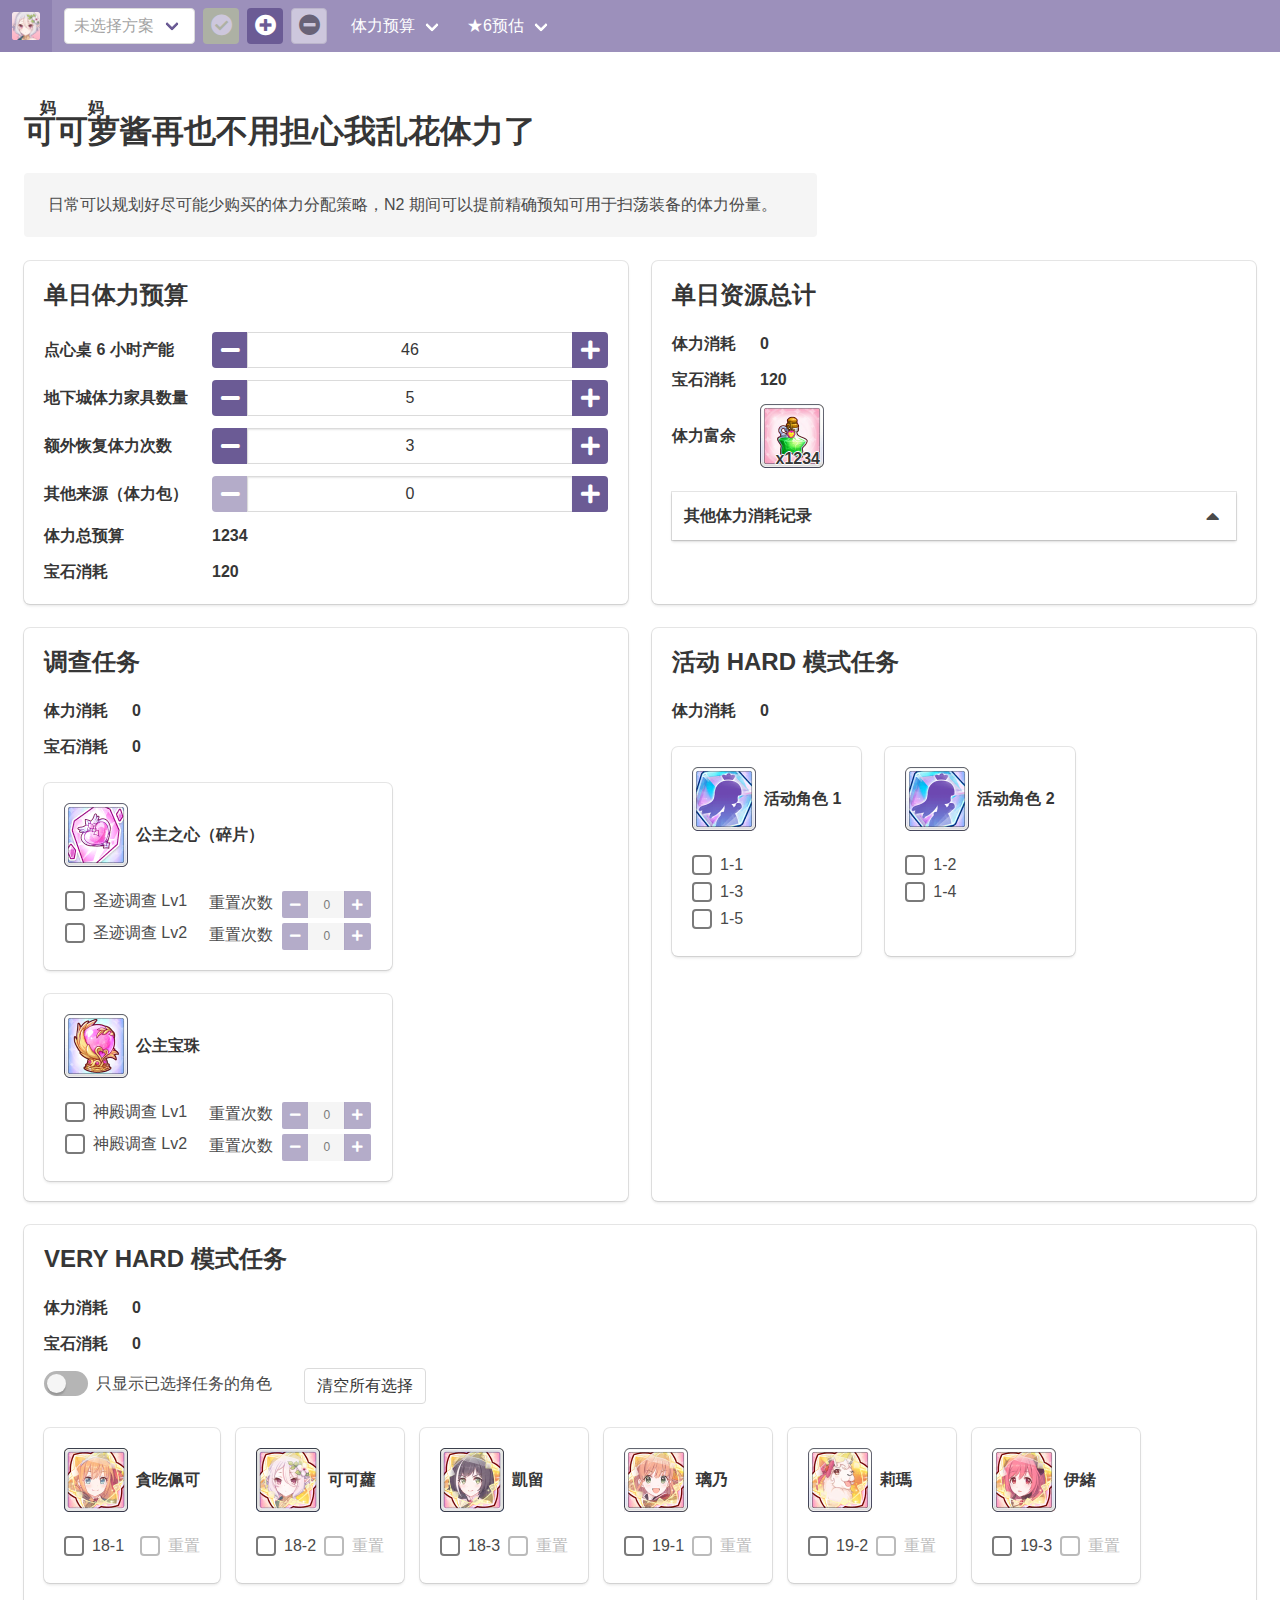
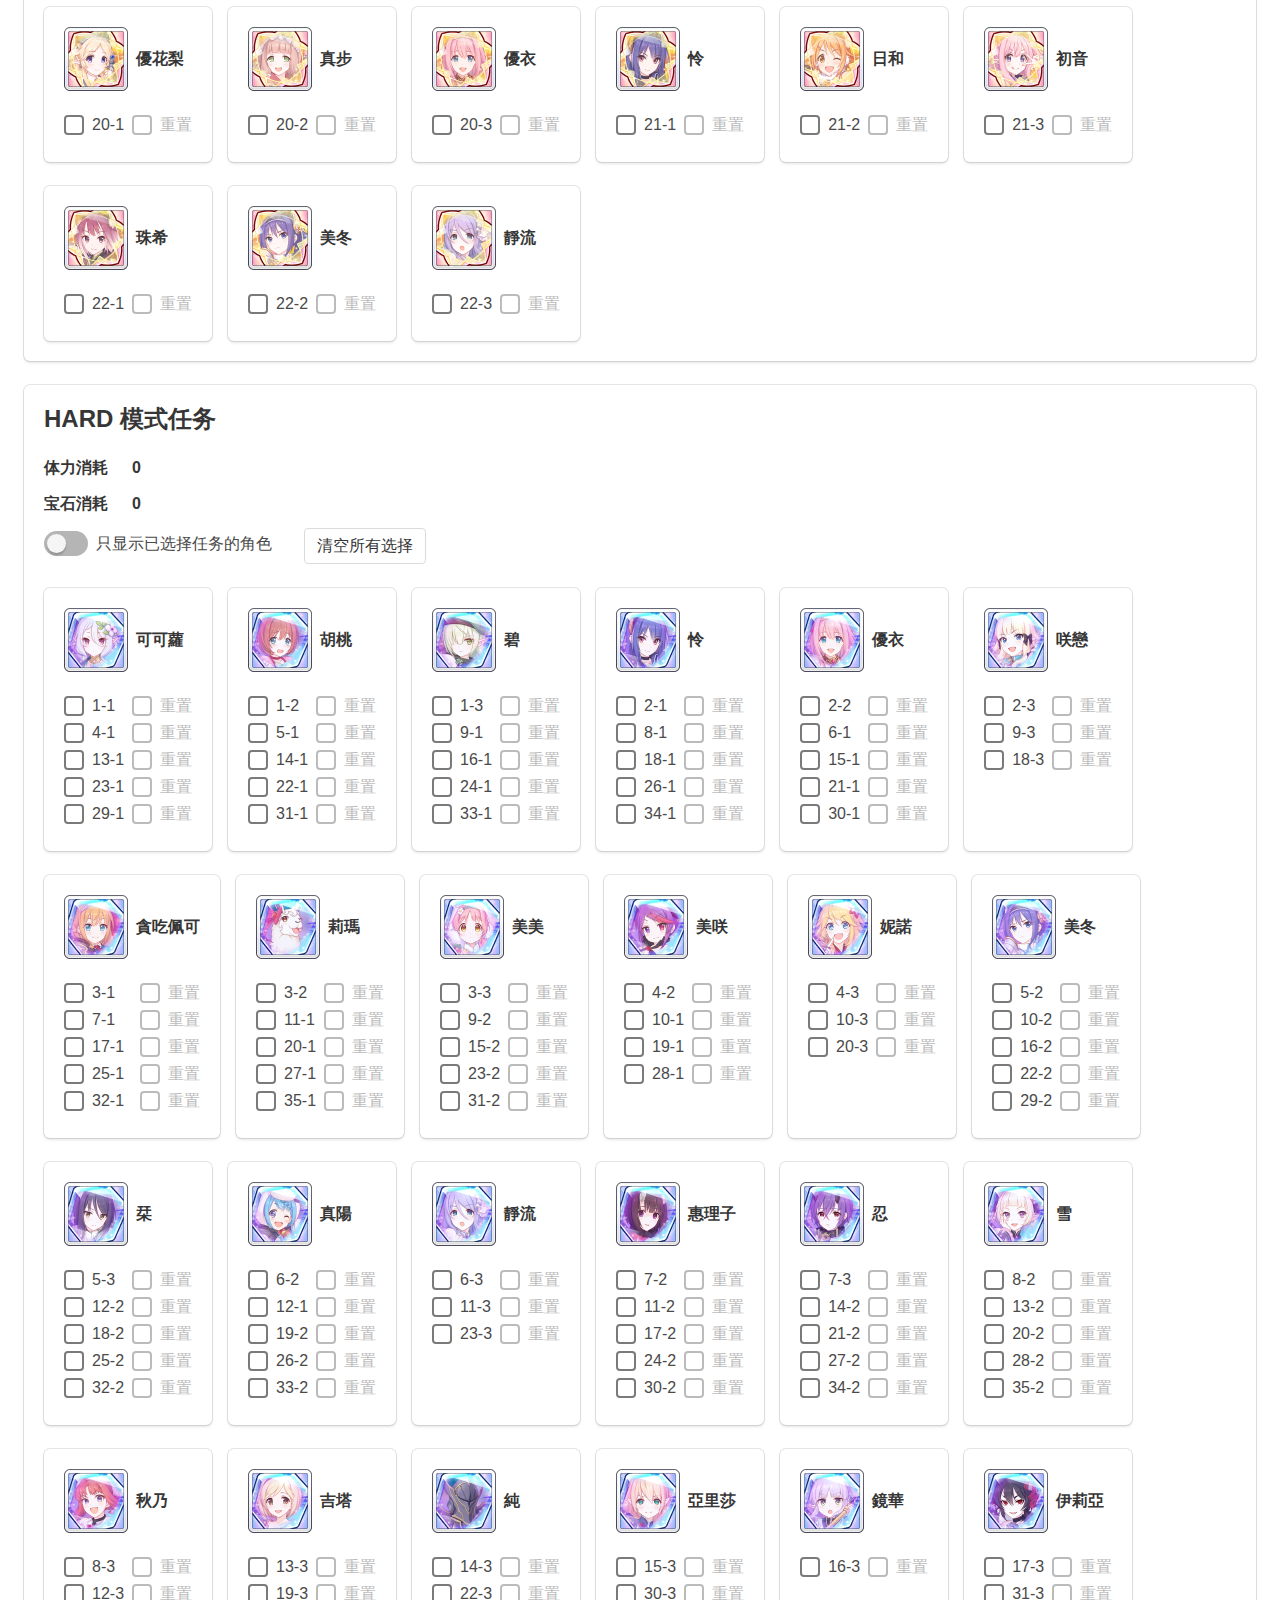
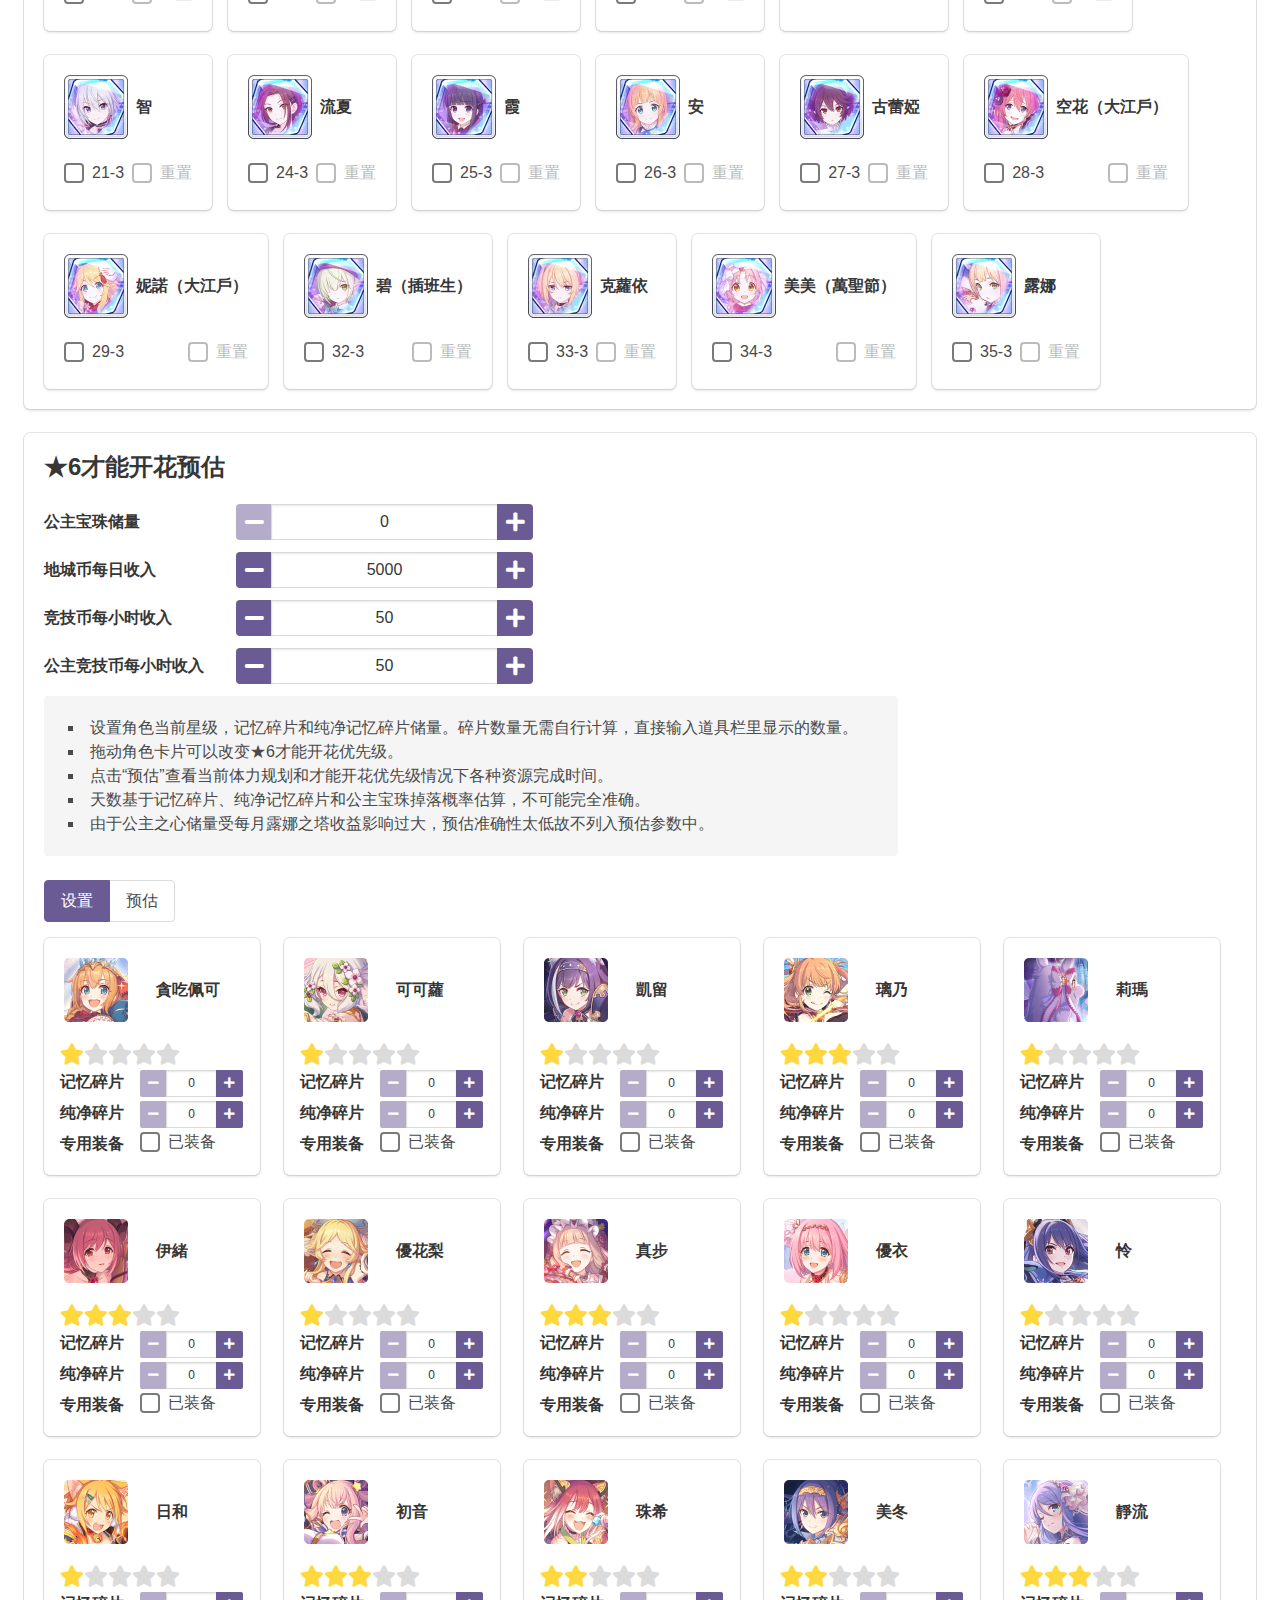
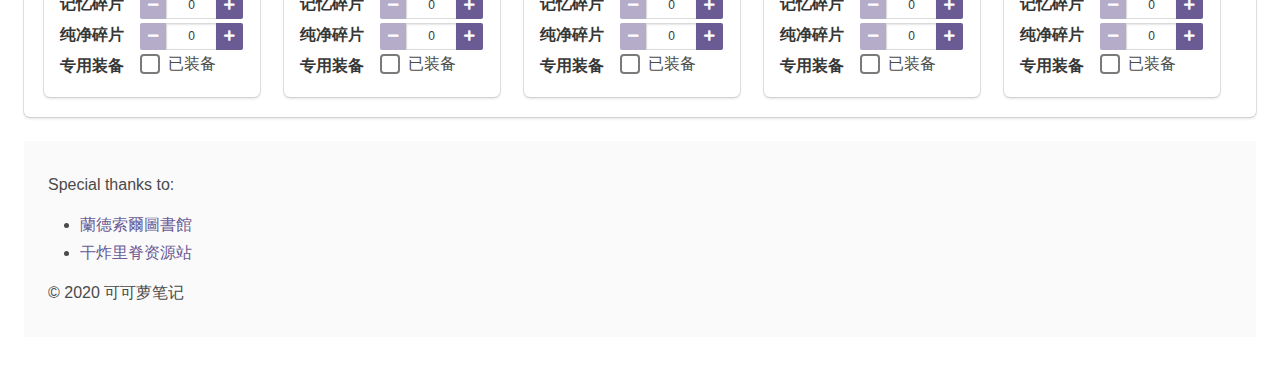
<file: index.html>
<!DOCTYPE html><html lang=en><head><meta charset=utf-8><meta http-equiv=X-UA-Compatible content="IE=edge"><meta name=viewport content="width=device-width,initial-scale=1"><link rel=icon href=/favicon.ico><link rel=apple-touch-icon href=/icon.png><title>可可萝笔记</title><meta name=description content="超異域公主連結☆Re:Dive 体力分配和☆6才能开花规划工具。"><link rel=stylesheet href=https://cdn.jsdelivr.net/npm/@fortawesome/fontawesome-free@5.14.0/css/all.min.css><script async src="https://www.googletagmanager.com/gtag/js?id=UA-254297-15"></script><script>window.dataLayer = window.dataLayer || [];
      function gtag(){dataLayer.push(arguments);}
      gtag('js', new Date());

      gtag('config', 'UA-254297-15');</script><link href=/css/index.378ef0aa.css rel=preload as=style><link href=/js/chunk-vendors.cbc7e13a.js rel=preload as=script><link href=/js/index.a773395e.js rel=preload as=script><link href=/css/index.378ef0aa.css rel=stylesheet></head><body><noscript><strong>We're sorry but 可可萝笔记 doesn't work properly without JavaScript enabled. Please enable it to continue.</strong></noscript><div id=app></div><script src=/js/chunk-vendors.cbc7e13a.js></script><script src=/js/index.a773395e.js></script></body></html>
</file>
